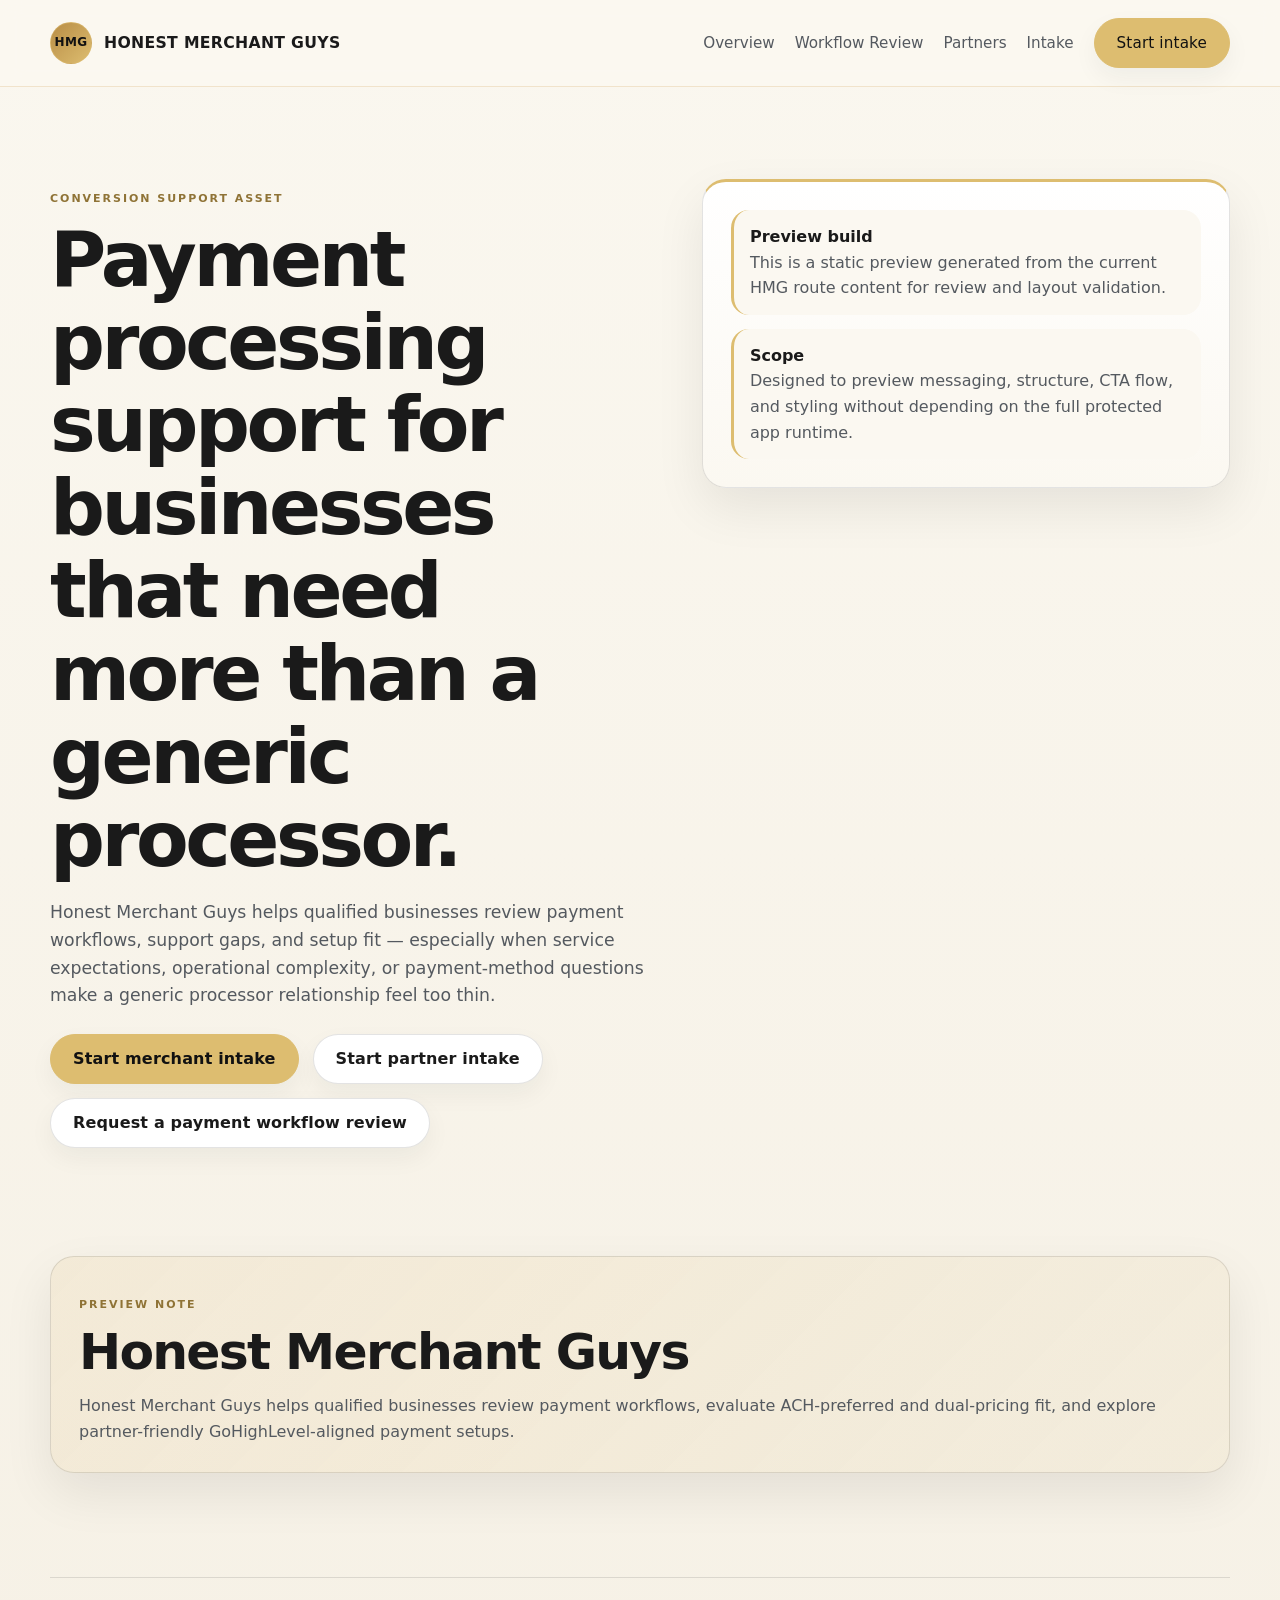
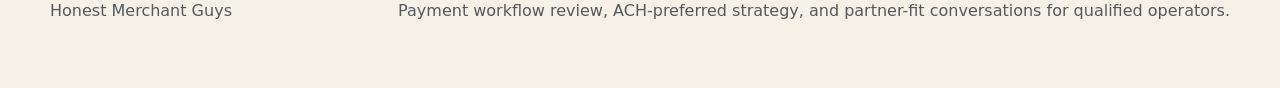
<file: index.html>
<!doctype html>
<html lang="en">
<head>
  <meta charset="utf-8" />
  <meta name="viewport" content="width=device-width, initial-scale=1" />
  <title>Honest Merchant Guys</title>
  <meta name="description" content="Honest Merchant Guys helps qualified businesses review payment workflows, evaluate ACH-preferred and dual-pricing fit, and explore partner-friendly GoHighLevel-aligned payment setups." />
  <link rel="canonical" href="https://honestmerchantguys.com/hmg" />
  <link rel="stylesheet" href="/styles.css" />
</head>
<body>
  <div class="hmg-shell">
    
<header class="hmg-site-header">
  <div class="hmg-container hmg-nav">
    <a href="/index.html" class="hmg-brand"><span class="hmg-brand-mark">HMG</span><span>Honest Merchant Guys</span></a>
    <nav class="hmg-nav-links" aria-label="Primary">
      <a href="/index.html">Overview</a>
      <a href="/review.html">Workflow Review</a>
      <a href="/partners.html">Partners</a>
      <a href="/intake.html">Intake</a>
      <a href="/intake.html" class="hmg-button hmg-button-primary">Start intake</a>
    </nav>
  </div>
</header>

    <main>
      <section class="hmg-hero">
        <div class="hmg-container hmg-hero-grid">
          <div>
            <p class="hmg-kicker">Conversion Support Asset</p>
            <h1>Payment processing support for businesses that need more than a generic processor.</h1>
            <p class="hmg-lead">Honest Merchant Guys helps qualified businesses review payment workflows, support gaps, and setup fit — especially when service expectations, operational complexity, or payment-method questions make a generic processor relationship feel too thin.</p>
            <div class="hmg-actions"><a href="/intake.html" class="hmg-button hmg-button-primary">Start merchant intake</a><a href="/intake-partner.html" class="hmg-button hmg-button-secondary">Start partner intake</a><a href="/review.html" class="hmg-button hmg-button-secondary">Request a payment workflow review</a></div>
          </div>
          <div class="hmg-hero-card">
            <div class="hmg-mini"><strong>Preview build</strong><p class="hmg-copy-muted">This is a static preview generated from the current HMG route content for review and layout validation.</p></div>
            <div class="hmg-mini"><strong>Scope</strong><p class="hmg-copy-muted">Designed to preview messaging, structure, CTA flow, and styling without depending on the full protected app runtime.</p></div>
          </div>
        </div>
      </section>
      <section class="hmg-section">
        <div class="hmg-container">
          <div class="hmg-band">
            <p class="hmg-section-label">Preview note</p>
            <h2>Honest Merchant Guys</h2>
            <p class="hmg-copy-muted">Honest Merchant Guys helps qualified businesses review payment workflows, evaluate ACH-preferred and dual-pricing fit, and explore partner-friendly GoHighLevel-aligned payment setups.</p>
            
          </div>
        </div>
      </section>
    </main>
    <footer class="hmg-footer">
      <div class="hmg-container hmg-footer-grid">
        <div>Honest Merchant Guys</div>
        <div>Payment workflow review, ACH-preferred strategy, and partner-fit conversations for qualified operators.</div>
      </div>
    </footer>
  </div>
</body>
</html>
</file>
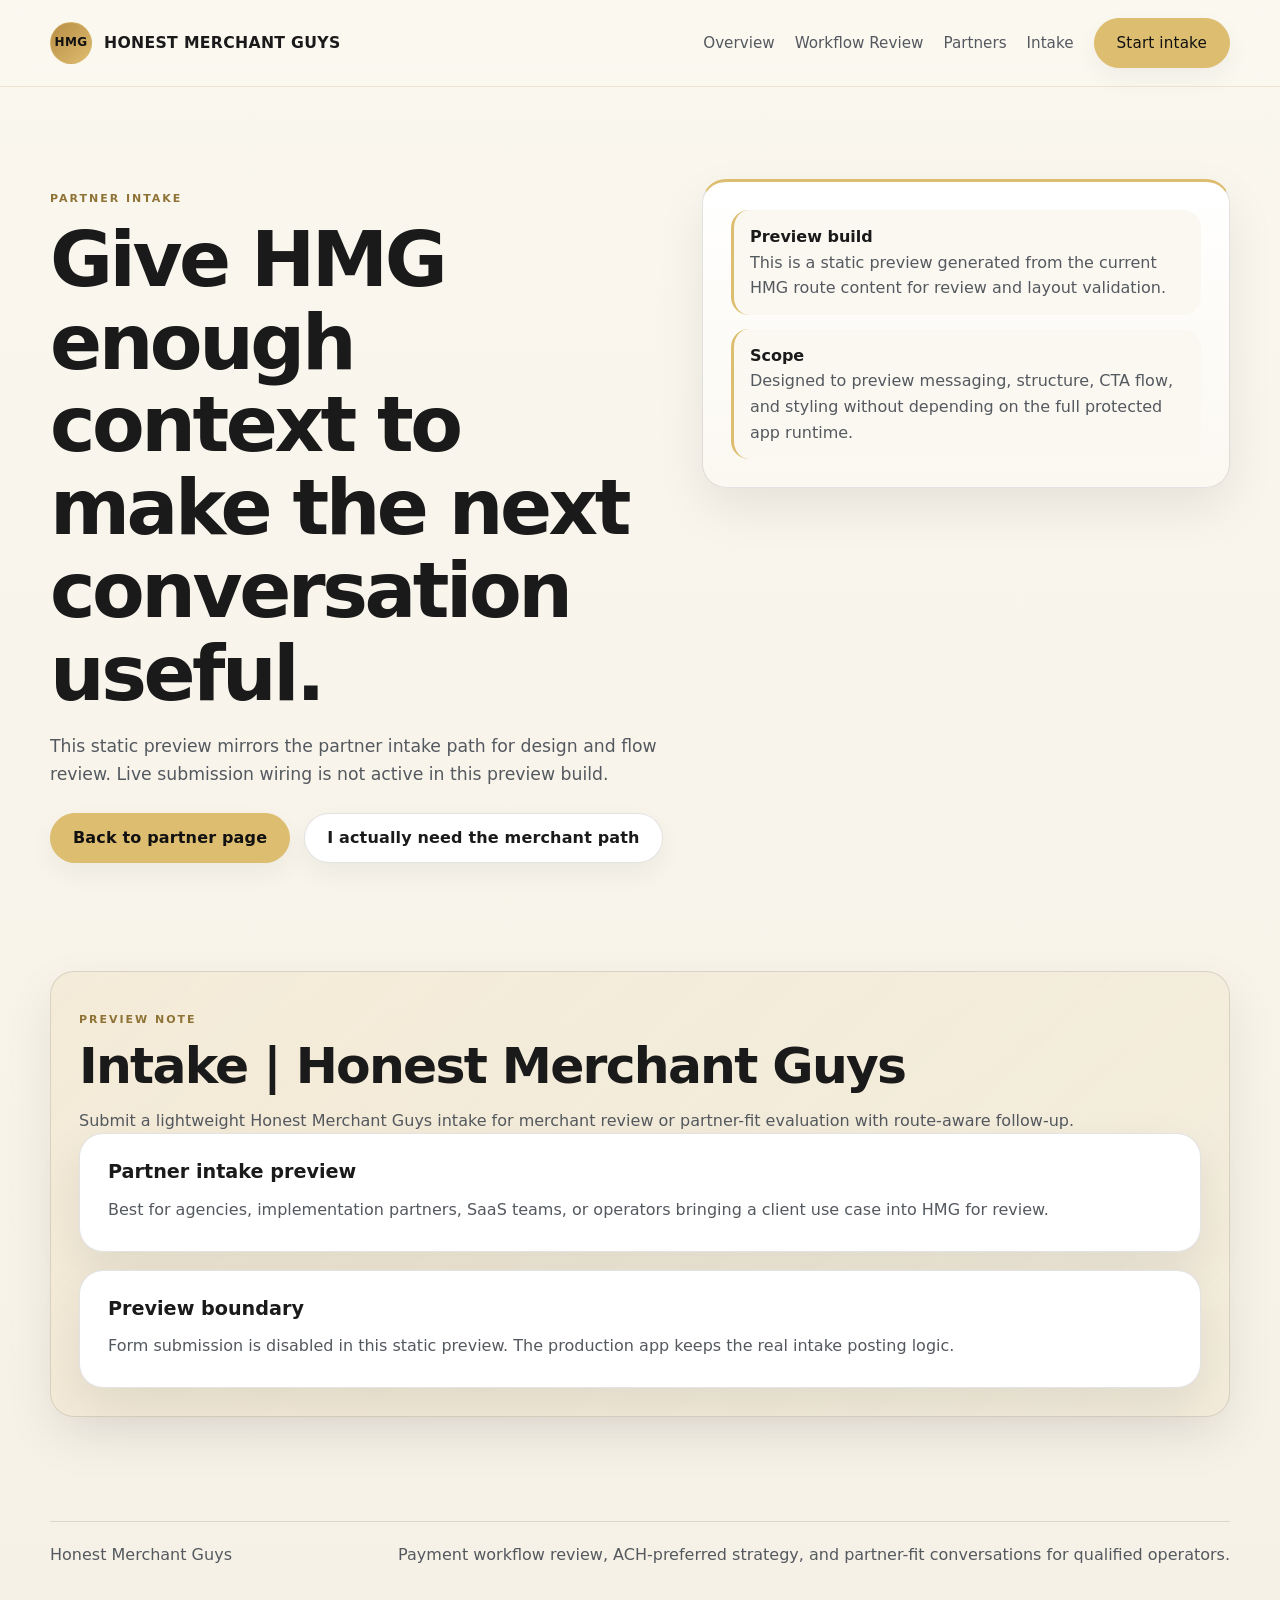
<file: intake-partner.html>
<!doctype html>
<html lang="en">
<head>
  <meta charset="utf-8" />
  <meta name="viewport" content="width=device-width, initial-scale=1" />
  <title>Intake | Honest Merchant Guys</title>
  <meta name="description" content="Submit a lightweight Honest Merchant Guys intake for merchant review or partner-fit evaluation with route-aware follow-up." />
  <link rel="canonical" href="https://honestmerchantguys.com/hmg/intake" />
  <link rel="stylesheet" href="/styles.css" />
</head>
<body>
  <div class="hmg-shell">
    
<header class="hmg-site-header">
  <div class="hmg-container hmg-nav">
    <a href="/index.html" class="hmg-brand"><span class="hmg-brand-mark">HMG</span><span>Honest Merchant Guys</span></a>
    <nav class="hmg-nav-links" aria-label="Primary">
      <a href="/index.html">Overview</a>
      <a href="/review.html">Workflow Review</a>
      <a href="/partners.html">Partners</a>
      <a href="/intake.html">Intake</a>
      <a href="/intake.html" class="hmg-button hmg-button-primary">Start intake</a>
    </nav>
  </div>
</header>

    <main>
      <section class="hmg-hero">
        <div class="hmg-container hmg-hero-grid">
          <div>
            <p class="hmg-kicker">Partner intake</p>
            <h1>Give HMG enough context to make the next conversation useful.</h1>
            <p class="hmg-lead">This static preview mirrors the partner intake path for design and flow review. Live submission wiring is not active in this preview build.</p>
            <div class="hmg-actions"><a href="/partners.html" class="hmg-button hmg-button-primary">Back to partner page</a><a href="/intake.html" class="hmg-button hmg-button-secondary">I actually need the merchant path</a></div>
          </div>
          <div class="hmg-hero-card">
            <div class="hmg-mini"><strong>Preview build</strong><p class="hmg-copy-muted">This is a static preview generated from the current HMG route content for review and layout validation.</p></div>
            <div class="hmg-mini"><strong>Scope</strong><p class="hmg-copy-muted">Designed to preview messaging, structure, CTA flow, and styling without depending on the full protected app runtime.</p></div>
          </div>
        </div>
      </section>
      <section class="hmg-section">
        <div class="hmg-container">
          <div class="hmg-band">
            <p class="hmg-section-label">Preview note</p>
            <h2>Intake | Honest Merchant Guys</h2>
            <p class="hmg-copy-muted">Submit a lightweight Honest Merchant Guys intake for merchant review or partner-fit evaluation with route-aware follow-up.</p>
            <div class="hmg-card-list"><div class="hmg-card"><h3>Partner intake preview</h3><p class="hmg-copy-muted">Best for agencies, implementation partners, SaaS teams, or operators bringing a client use case into HMG for review.</p></div><div class="hmg-card"><h3>Preview boundary</h3><p class="hmg-copy-muted">Form submission is disabled in this static preview. The production app keeps the real intake posting logic.</p></div></div>
          </div>
        </div>
      </section>
    </main>
    <footer class="hmg-footer">
      <div class="hmg-container hmg-footer-grid">
        <div>Honest Merchant Guys</div>
        <div>Payment workflow review, ACH-preferred strategy, and partner-fit conversations for qualified operators.</div>
      </div>
    </footer>
  </div>
</body>
</html>
</file>
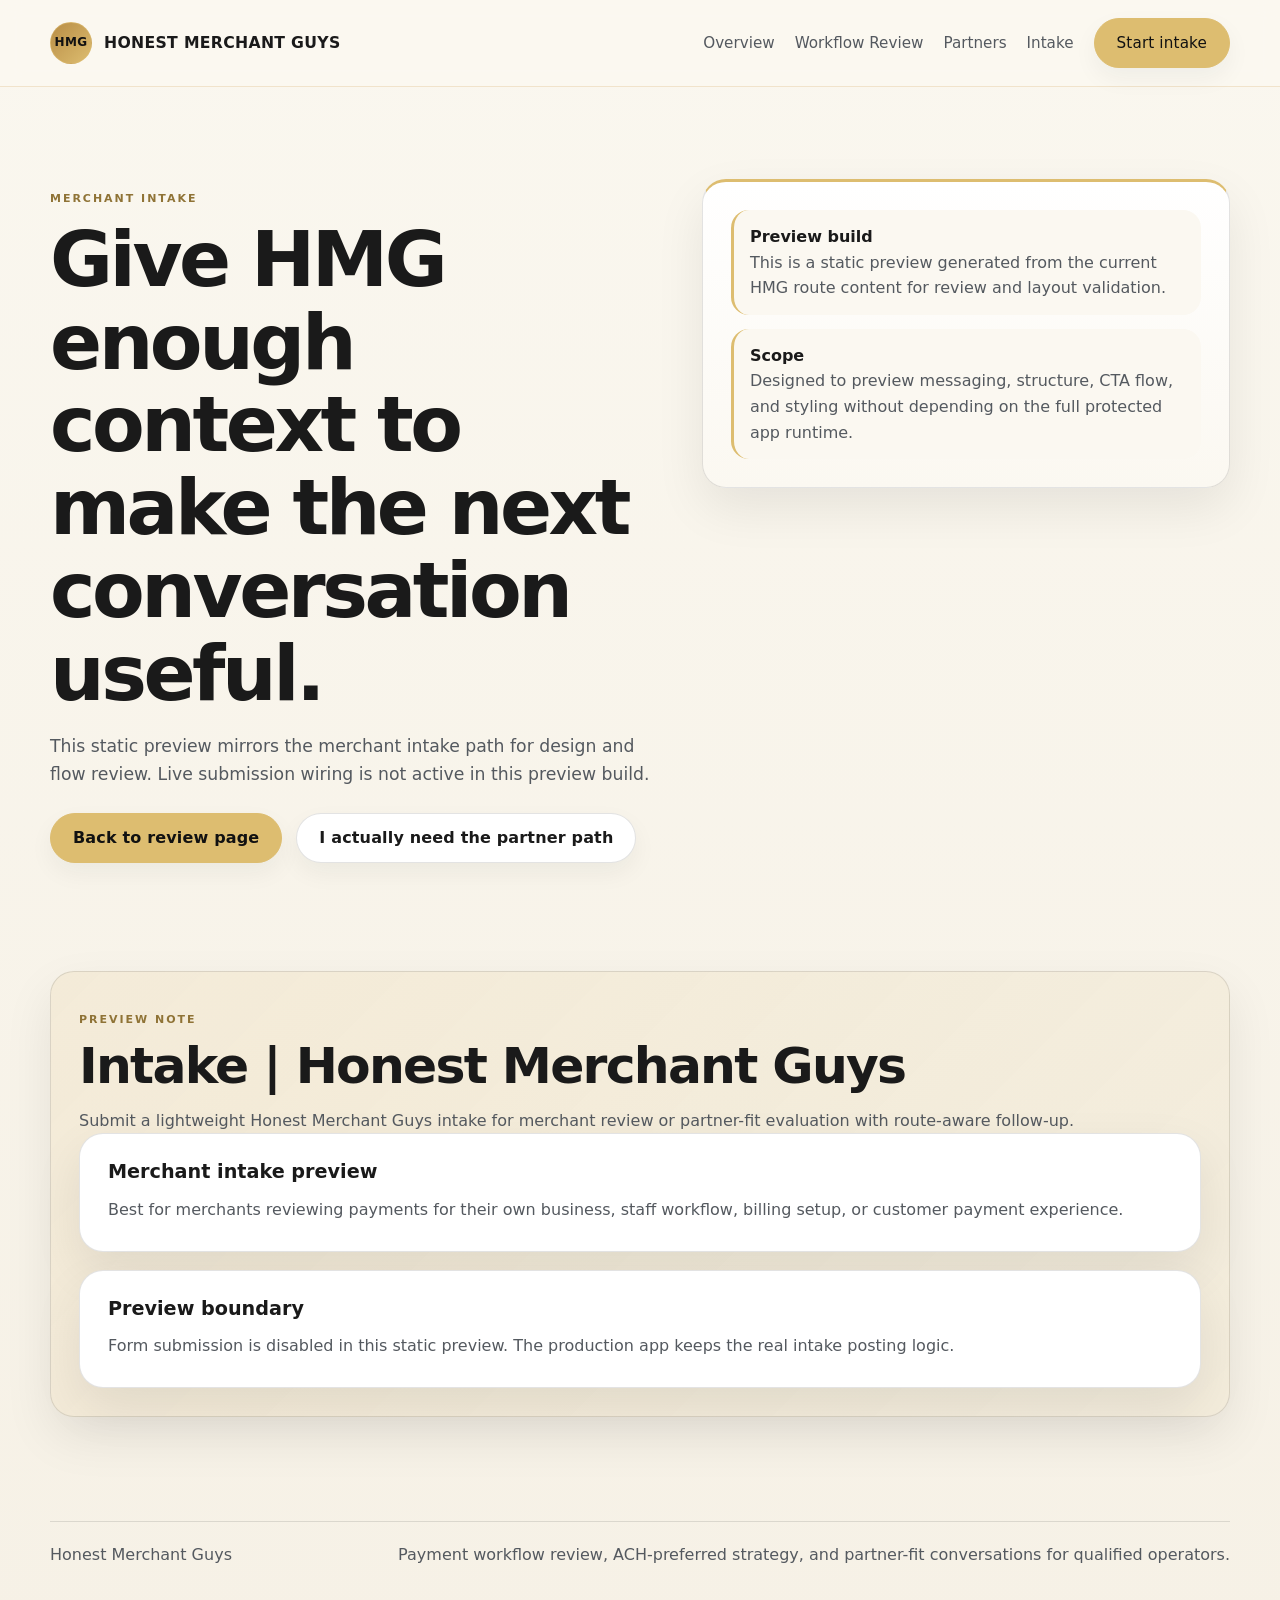
<file: intake.html>
<!doctype html>
<html lang="en">
<head>
  <meta charset="utf-8" />
  <meta name="viewport" content="width=device-width, initial-scale=1" />
  <title>Intake | Honest Merchant Guys</title>
  <meta name="description" content="Submit a lightweight Honest Merchant Guys intake for merchant review or partner-fit evaluation with route-aware follow-up." />
  <link rel="canonical" href="https://honestmerchantguys.com/hmg/intake" />
  <link rel="stylesheet" href="/styles.css" />
</head>
<body>
  <div class="hmg-shell">
    
<header class="hmg-site-header">
  <div class="hmg-container hmg-nav">
    <a href="/index.html" class="hmg-brand"><span class="hmg-brand-mark">HMG</span><span>Honest Merchant Guys</span></a>
    <nav class="hmg-nav-links" aria-label="Primary">
      <a href="/index.html">Overview</a>
      <a href="/review.html">Workflow Review</a>
      <a href="/partners.html">Partners</a>
      <a href="/intake.html">Intake</a>
      <a href="/intake.html" class="hmg-button hmg-button-primary">Start intake</a>
    </nav>
  </div>
</header>

    <main>
      <section class="hmg-hero">
        <div class="hmg-container hmg-hero-grid">
          <div>
            <p class="hmg-kicker">Merchant intake</p>
            <h1>Give HMG enough context to make the next conversation useful.</h1>
            <p class="hmg-lead">This static preview mirrors the merchant intake path for design and flow review. Live submission wiring is not active in this preview build.</p>
            <div class="hmg-actions"><a href="/review.html" class="hmg-button hmg-button-primary">Back to review page</a><a href="/intake-partner.html" class="hmg-button hmg-button-secondary">I actually need the partner path</a></div>
          </div>
          <div class="hmg-hero-card">
            <div class="hmg-mini"><strong>Preview build</strong><p class="hmg-copy-muted">This is a static preview generated from the current HMG route content for review and layout validation.</p></div>
            <div class="hmg-mini"><strong>Scope</strong><p class="hmg-copy-muted">Designed to preview messaging, structure, CTA flow, and styling without depending on the full protected app runtime.</p></div>
          </div>
        </div>
      </section>
      <section class="hmg-section">
        <div class="hmg-container">
          <div class="hmg-band">
            <p class="hmg-section-label">Preview note</p>
            <h2>Intake | Honest Merchant Guys</h2>
            <p class="hmg-copy-muted">Submit a lightweight Honest Merchant Guys intake for merchant review or partner-fit evaluation with route-aware follow-up.</p>
            <div class="hmg-card-list"><div class="hmg-card"><h3>Merchant intake preview</h3><p class="hmg-copy-muted">Best for merchants reviewing payments for their own business, staff workflow, billing setup, or customer payment experience.</p></div><div class="hmg-card"><h3>Preview boundary</h3><p class="hmg-copy-muted">Form submission is disabled in this static preview. The production app keeps the real intake posting logic.</p></div></div>
          </div>
        </div>
      </section>
    </main>
    <footer class="hmg-footer">
      <div class="hmg-container hmg-footer-grid">
        <div>Honest Merchant Guys</div>
        <div>Payment workflow review, ACH-preferred strategy, and partner-fit conversations for qualified operators.</div>
      </div>
    </footer>
  </div>
</body>
</html>
</file>
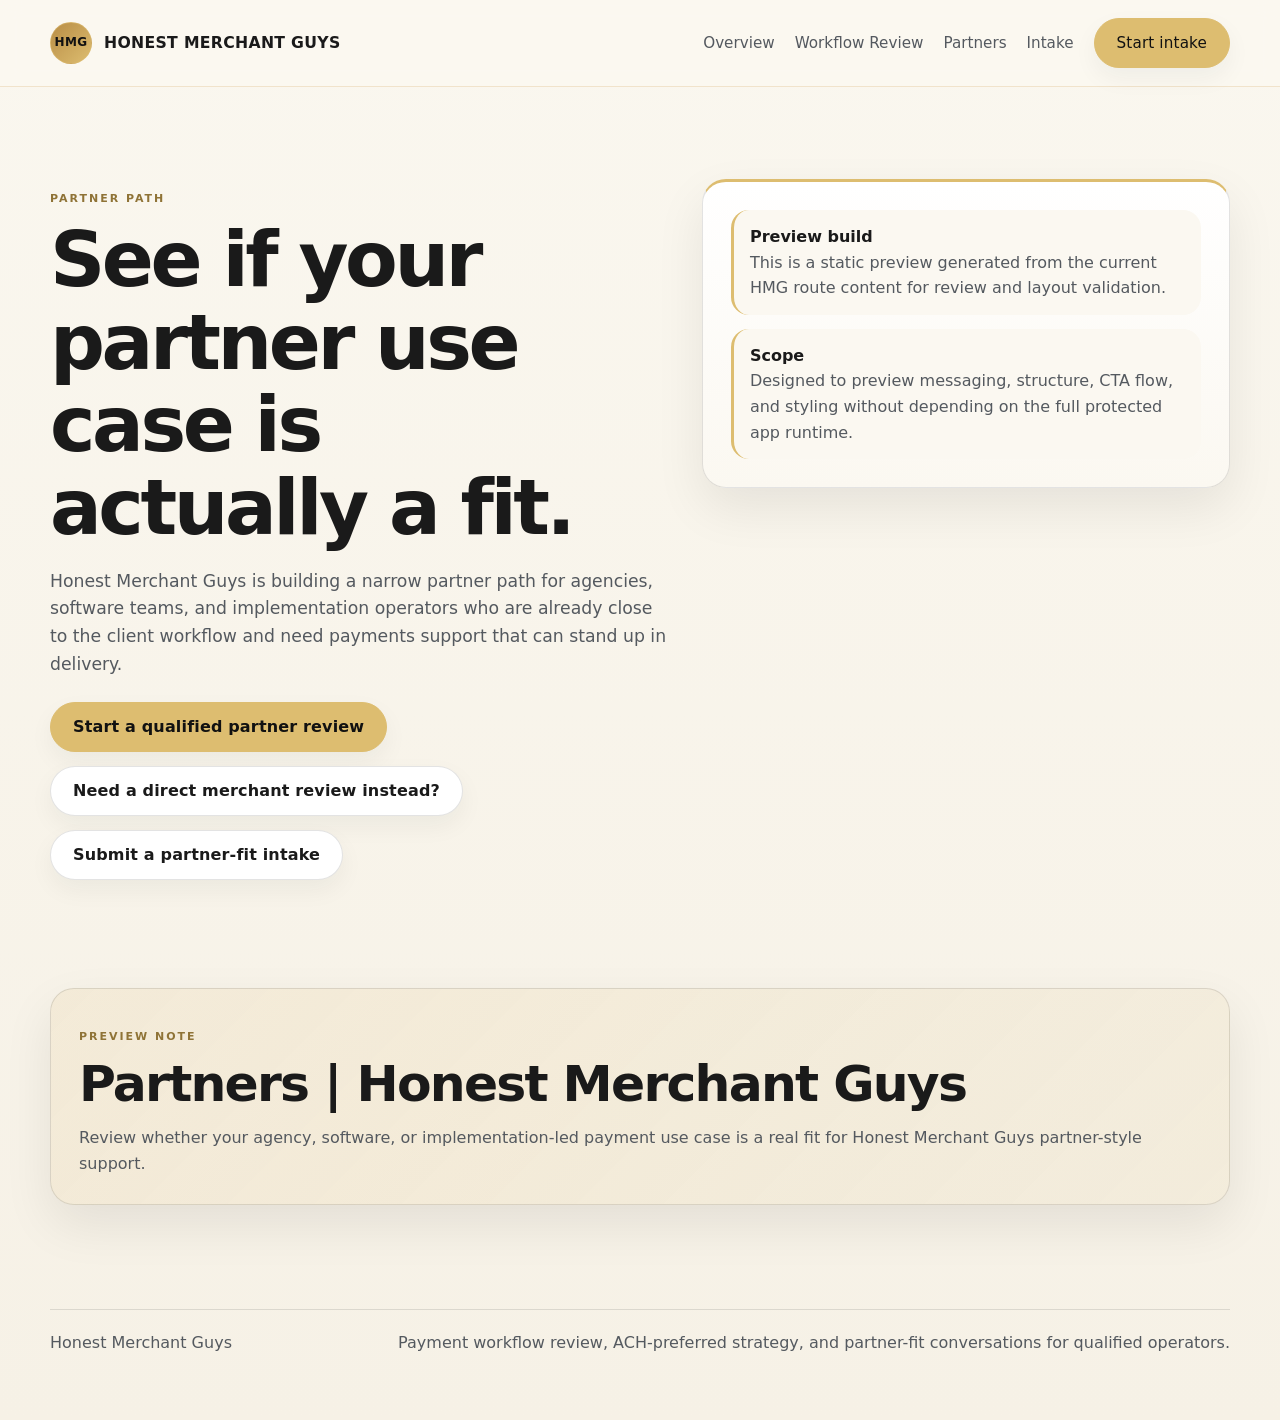
<file: partners.html>
<!doctype html>
<html lang="en">
<head>
  <meta charset="utf-8" />
  <meta name="viewport" content="width=device-width, initial-scale=1" />
  <title>Partners | Honest Merchant Guys</title>
  <meta name="description" content="Review whether your agency, software, or implementation-led payment use case is a real fit for Honest Merchant Guys partner-style support." />
  <link rel="canonical" href="https://honestmerchantguys.com/hmg/partners" />
  <link rel="stylesheet" href="/styles.css" />
</head>
<body>
  <div class="hmg-shell">
    
<header class="hmg-site-header">
  <div class="hmg-container hmg-nav">
    <a href="/index.html" class="hmg-brand"><span class="hmg-brand-mark">HMG</span><span>Honest Merchant Guys</span></a>
    <nav class="hmg-nav-links" aria-label="Primary">
      <a href="/index.html">Overview</a>
      <a href="/review.html">Workflow Review</a>
      <a href="/partners.html">Partners</a>
      <a href="/intake.html">Intake</a>
      <a href="/intake.html" class="hmg-button hmg-button-primary">Start intake</a>
    </nav>
  </div>
</header>

    <main>
      <section class="hmg-hero">
        <div class="hmg-container hmg-hero-grid">
          <div>
            <p class="hmg-kicker">Partner Path</p>
            <h1>See if your partner use case is actually a fit.</h1>
            <p class="hmg-lead">Honest Merchant Guys is building a narrow partner path for agencies, software teams, and implementation operators who are already close to the client workflow and need payments support that can stand up in delivery.</p>
            <div class="hmg-actions"><a href="/intake-partner.html" class="hmg-button hmg-button-primary">Start a qualified partner review</a><a href="/intake.html" class="hmg-button hmg-button-secondary">Need a direct merchant review instead?</a><a href="/intake-partner.html" class="hmg-button hmg-button-secondary">Submit a partner-fit intake</a></div>
          </div>
          <div class="hmg-hero-card">
            <div class="hmg-mini"><strong>Preview build</strong><p class="hmg-copy-muted">This is a static preview generated from the current HMG route content for review and layout validation.</p></div>
            <div class="hmg-mini"><strong>Scope</strong><p class="hmg-copy-muted">Designed to preview messaging, structure, CTA flow, and styling without depending on the full protected app runtime.</p></div>
          </div>
        </div>
      </section>
      <section class="hmg-section">
        <div class="hmg-container">
          <div class="hmg-band">
            <p class="hmg-section-label">Preview note</p>
            <h2>Partners | Honest Merchant Guys</h2>
            <p class="hmg-copy-muted">Review whether your agency, software, or implementation-led payment use case is a real fit for Honest Merchant Guys partner-style support.</p>
            
          </div>
        </div>
      </section>
    </main>
    <footer class="hmg-footer">
      <div class="hmg-container hmg-footer-grid">
        <div>Honest Merchant Guys</div>
        <div>Payment workflow review, ACH-preferred strategy, and partner-fit conversations for qualified operators.</div>
      </div>
    </footer>
  </div>
</body>
</html>
</file>
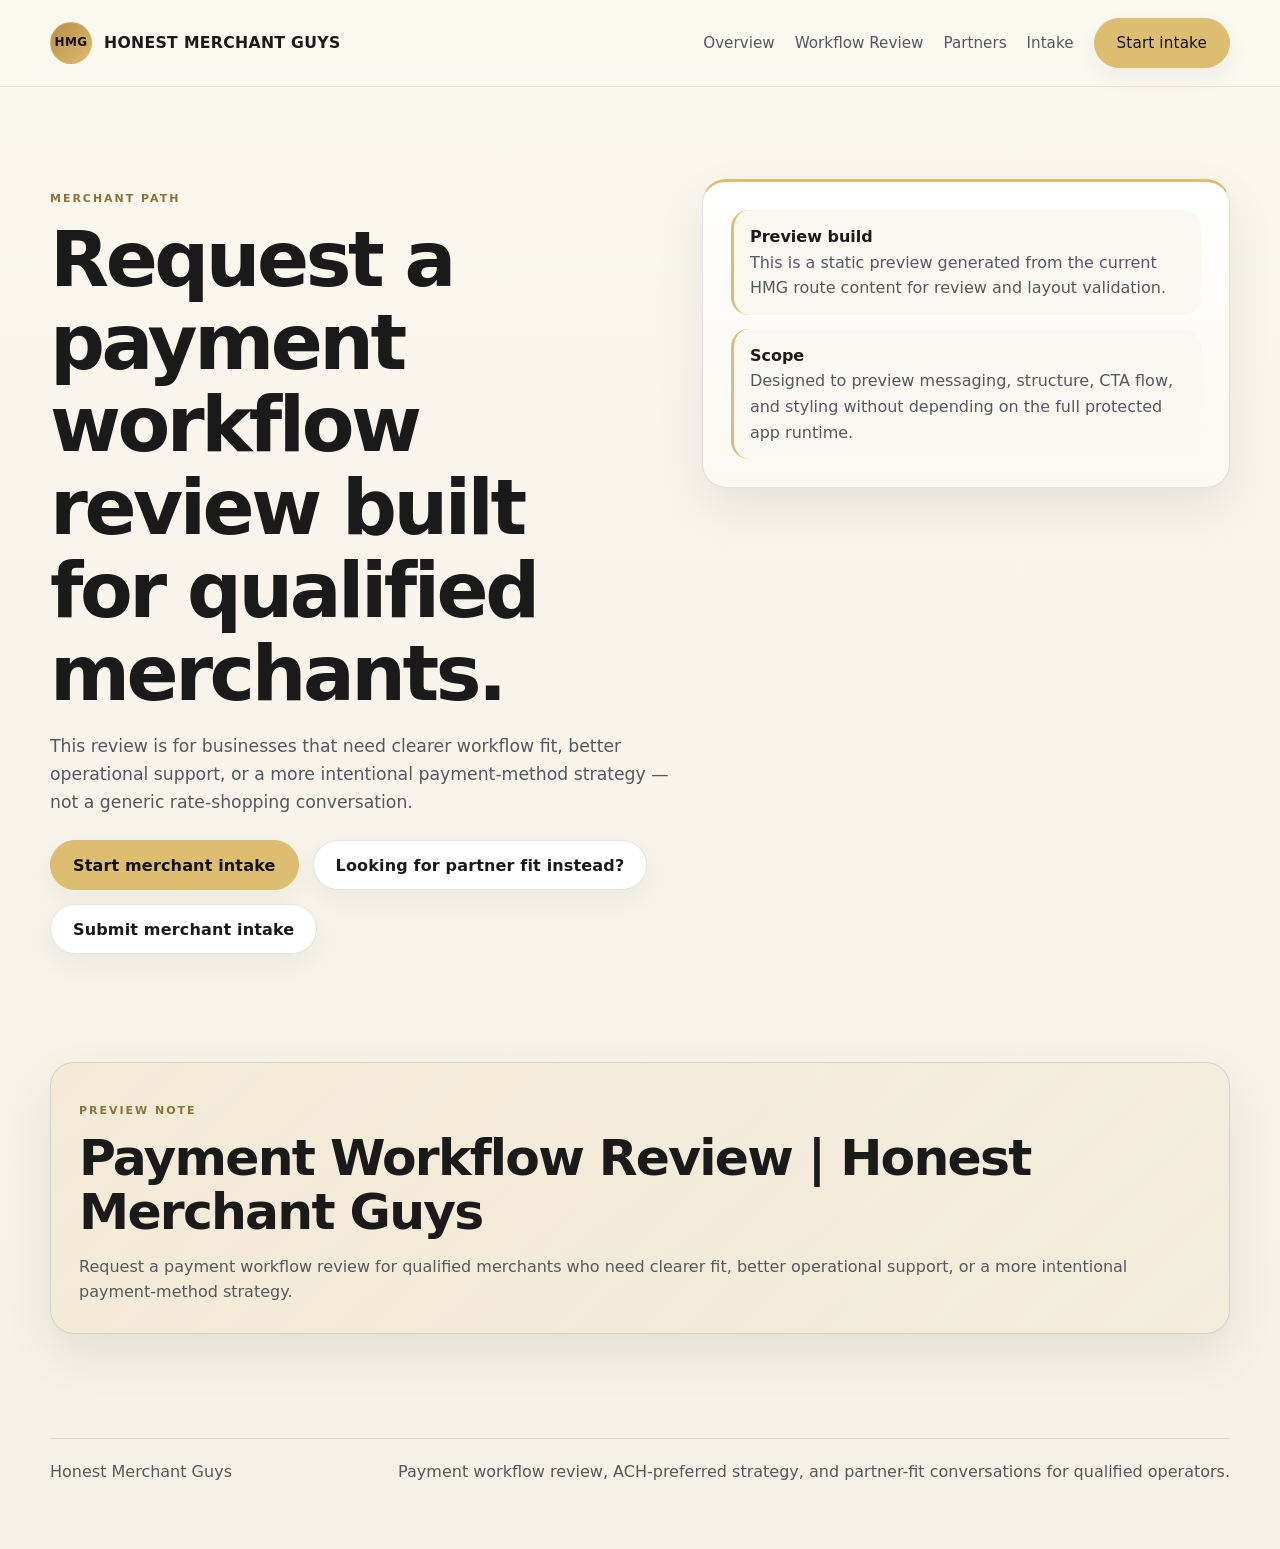
<file: review.html>
<!doctype html>
<html lang="en">
<head>
  <meta charset="utf-8" />
  <meta name="viewport" content="width=device-width, initial-scale=1" />
  <title>Payment Workflow Review | Honest Merchant Guys</title>
  <meta name="description" content="Request a payment workflow review for qualified merchants who need clearer fit, better operational support, or a more intentional payment-method strategy." />
  <link rel="canonical" href="https://honestmerchantguys.com/hmg/review" />
  <link rel="stylesheet" href="/styles.css" />
</head>
<body>
  <div class="hmg-shell">
    
<header class="hmg-site-header">
  <div class="hmg-container hmg-nav">
    <a href="/index.html" class="hmg-brand"><span class="hmg-brand-mark">HMG</span><span>Honest Merchant Guys</span></a>
    <nav class="hmg-nav-links" aria-label="Primary">
      <a href="/index.html">Overview</a>
      <a href="/review.html">Workflow Review</a>
      <a href="/partners.html">Partners</a>
      <a href="/intake.html">Intake</a>
      <a href="/intake.html" class="hmg-button hmg-button-primary">Start intake</a>
    </nav>
  </div>
</header>

    <main>
      <section class="hmg-hero">
        <div class="hmg-container hmg-hero-grid">
          <div>
            <p class="hmg-kicker">Merchant Path</p>
            <h1>Request a payment workflow review built for qualified merchants.</h1>
            <p class="hmg-lead">This review is for businesses that need clearer workflow fit, better operational support, or a more intentional payment-method strategy — not a generic rate-shopping conversation.</p>
            <div class="hmg-actions"><a href="/intake.html" class="hmg-button hmg-button-primary">Start merchant intake</a><a href="/intake-partner.html" class="hmg-button hmg-button-secondary">Looking for partner fit instead?</a><a href="/intake.html" class="hmg-button hmg-button-secondary">Submit merchant intake</a></div>
          </div>
          <div class="hmg-hero-card">
            <div class="hmg-mini"><strong>Preview build</strong><p class="hmg-copy-muted">This is a static preview generated from the current HMG route content for review and layout validation.</p></div>
            <div class="hmg-mini"><strong>Scope</strong><p class="hmg-copy-muted">Designed to preview messaging, structure, CTA flow, and styling without depending on the full protected app runtime.</p></div>
          </div>
        </div>
      </section>
      <section class="hmg-section">
        <div class="hmg-container">
          <div class="hmg-band">
            <p class="hmg-section-label">Preview note</p>
            <h2>Payment Workflow Review | Honest Merchant Guys</h2>
            <p class="hmg-copy-muted">Request a payment workflow review for qualified merchants who need clearer fit, better operational support, or a more intentional payment-method strategy.</p>
            
          </div>
        </div>
      </section>
    </main>
    <footer class="hmg-footer">
      <div class="hmg-container hmg-footer-grid">
        <div>Honest Merchant Guys</div>
        <div>Payment workflow review, ACH-preferred strategy, and partner-fit conversations for qualified operators.</div>
      </div>
    </footer>
  </div>
</body>
</html>
</file>
<file: styles.css>
:root {
  --hmg-bg: #f6f1e6;
  --hmg-surface: #ffffff;
  --hmg-surface-2: #fbf8f1;
  --hmg-ink: #1a1a1a;
  --hmg-muted: #54595f;
  --hmg-line: rgba(26, 26, 26, 0.12);
  --hmg-accent: #ddbd70;
  --hmg-accent-2: #d0a556;
  --hmg-accent-soft: rgba(221, 189, 112, 0.16);
  --hmg-max: 1180px;
  --hmg-radius: 24px;
  --hmg-shadow: 0 20px 50px rgba(0, 2, 5, 0.08);
}

* { box-sizing: border-box; }
html { scroll-behavior: smooth; }
body { margin: 0; }
body, input, textarea, button { font-family: Roboto, Inter, ui-sans-serif, system-ui, -apple-system, BlinkMacSystemFont, "Segoe UI", sans-serif; }
.hmg-shell {
  min-height: 100vh;
  color: var(--hmg-ink);
  background: linear-gradient(180deg, #faf7ef 0%, var(--hmg-bg) 100%);
  font-family: Roboto, Inter, ui-sans-serif, system-ui, -apple-system, BlinkMacSystemFont, "Segoe UI", sans-serif;
  line-height: 1.6;
}
.hmg-shell a { color: inherit; text-decoration: none; }
.hmg-container { width: min(calc(100% - 40px), var(--hmg-max)); margin: 0 auto; }
.hmg-site-header {
  position: sticky;
  top: 0;
  z-index: 20;
  backdrop-filter: blur(10px);
  background: rgba(251, 248, 241, 0.94);
  border-bottom: 1px solid rgba(208, 165, 86, 0.24);
}
.hmg-nav { display:flex; align-items:center; justify-content:space-between; gap:24px; padding:18px 0; }
.hmg-brand { display:flex; align-items:center; gap:12px; font-weight:700; letter-spacing:.02em; text-transform: uppercase; font-size: .98rem; }
.hmg-brand-mark {
  width:42px; height:42px; border-radius:999px; display:grid; place-items:center;
  background: linear-gradient(135deg, #b88d45, var(--hmg-accent));
  color:#111111; font-size:12px; border:1px solid rgba(221,189,112,.45);
}
.hmg-nav-links { display:flex; gap:20px; align-items:center; flex-wrap:wrap; }
.hmg-nav-links a { color: var(--hmg-muted); font-size: .95rem; font-weight: 500; }
.hmg-section { padding: 52px 0; }
.hmg-hero { padding: 92px 0 56px; }
.hmg-hero-grid, .hmg-split-grid { display:grid; grid-template-columns: 1.08fr .92fr; gap:32px; align-items:start; }
.hmg-kicker, .hmg-section-label {
  color: #8f7336;
  text-transform: uppercase;
  letter-spacing: .18em;
  font-size: 11px;
  font-weight: 700;
}
.hmg-shell h1, .hmg-shell h2, .hmg-shell h3 { line-height:1.08; margin:0 0 14px; }
.hmg-shell h1 { font-size: clamp(2.8rem, 6vw, 5.4rem); letter-spacing: -.045em; max-width: 11ch; }
.hmg-shell h2 { font-size: clamp(2.1rem, 4vw, 3.15rem); letter-spacing: -.035em; }
.hmg-shell h3 { font-size: 1.2rem; }
.hmg-lead { font-size: 1.08rem; color: var(--hmg-muted); max-width: 66ch; }
.hmg-hero-supporting { max-width: 62ch; margin-top: 14px; }
.hmg-actions { display:flex; flex-wrap:wrap; gap:14px; margin-top:24px; }
.hmg-button {
  display:inline-flex; align-items:center; justify-content:center; min-height:50px; padding:0 22px;
  border-radius:999px; border:1px solid var(--hmg-line); background:#fff; font-weight:700; letter-spacing:.01em;
  box-shadow: 0 10px 24px rgba(16, 33, 44, 0.05);
}
.hmg-button-primary { background: var(--hmg-accent); color:#111111 !important; border-color: var(--hmg-accent); }
.hmg-button-primary:hover { background:#d0a556; border-color:#d0a556; }
.hmg-button-secondary:hover { border-color: rgba(208, 165, 86, .45); background: rgba(221, 189, 112, .08); }
.hmg-card, .hmg-hero-card, .hmg-quote, .hmg-faq-item, .hmg-band {
  background: var(--hmg-surface); border:1px solid var(--hmg-line); border-radius: var(--hmg-radius); box-shadow: var(--hmg-shadow);
}
.hmg-card, .hmg-quote, .hmg-faq-item, .hmg-band, .hmg-hero-card { padding:28px; }
.hmg-card-list, .hmg-grid-2, .hmg-grid-3, .hmg-faq-grid, .hmg-process, .hmg-proof-list { display:grid; gap:18px; }
.hmg-grid-2, .hmg-faq-grid { grid-template-columns: repeat(2, minmax(0, 1fr)); }
.hmg-grid-3 { grid-template-columns: repeat(3, minmax(0, 1fr)); }
.hmg-copy-muted { color: var(--hmg-muted); margin: 0; }
.hmg-copy-muted + .hmg-copy-muted { margin-top: 10px; }
.hmg-card-compact { padding: 20px; border-radius: 18px; box-shadow: none; }
.hmg-hero-card { background: linear-gradient(180deg, #ffffff, var(--hmg-surface-2)); border-top: 3px solid var(--hmg-accent); }
.hmg-proof-list {
  margin-top: 20px;
  grid-template-columns: repeat(auto-fit, minmax(220px, 1fr));
}
.hmg-proof-item {
  padding: 16px 18px;
  border-radius: 18px;
  background: rgba(255,255,255,0.88);
  border: 1px solid rgba(221, 189, 112, 0.18);
  color: var(--hmg-ink);
  font-weight: 600;
  box-shadow: 0 8px 20px rgba(16, 33, 44, 0.04);
}
.hmg-mini {
  padding:14px 16px; border-radius:18px; background: var(--hmg-surface-2); border-left:3px solid var(--hmg-accent);
}
.hmg-mini + .hmg-mini { margin-top: 14px; }
.hmg-stat {
  display:flex; align-items:flex-start; gap:12px; padding:16px 0; border-top:1px solid var(--hmg-line);
}
.hmg-stat:first-of-type { border-top: 0; padding-top: 0; }
.hmg-step {
  display:grid; grid-template-columns:60px 1fr; gap:16px; align-items:start;
  padding:24px; background: var(--hmg-surface); border:1px solid var(--hmg-line); border-radius:22px;
}
.hmg-step-num {
  width:48px; height:48px; border-radius:16px; display:grid; place-items:center; font-weight:800;
  background: var(--hmg-accent-soft); color: #7b5d24; border:1px solid rgba(221, 189, 112, 0.24);
}
.hmg-chip-row { display:flex; flex-wrap:wrap; gap:10px; margin-top:18px; }
.hmg-chip {
  display:inline-flex; align-items:center; min-height:36px; padding:0 12px; border-radius:999px;
  background: var(--hmg-surface-2); color: #3d3d3d; border:1px solid rgba(221, 189, 112, 0.22); font-weight:600; font-size:0.95rem;
}
.hmg-band {
  background: linear-gradient(135deg, rgba(221, 189, 112, 0.14), rgba(208, 165, 86, 0.08));
}
.hmg-checklist {
  margin: 0;
  padding-left: 1.2rem;
  color: var(--hmg-muted);
}
.hmg-checklist li + li {
  margin-top: 10px;
}
.hmg-footer { padding:52px 0 64px; color: var(--hmg-muted); }
.hmg-footer-grid {
  display:flex; justify-content:space-between; gap:20px; flex-wrap:wrap; padding-top:20px; border-top:1px solid var(--hmg-line);
}
.hmg-intake-form {
  display: grid;
  gap: 18px;
}
.hmg-form-grid {
  display: grid;
  grid-template-columns: repeat(2, minmax(0, 1fr));
  gap: 16px;
}
.hmg-intake-form label {
  display: grid;
  gap: 8px;
  font-weight: 600;
  color: var(--hmg-ink);
}
.hmg-intake-form label span {
  font-size: 0.94rem;
}
.hmg-intake-form input,
.hmg-intake-form textarea {
  width: 100%;
  border: 1px solid var(--hmg-line);
  border-radius: 16px;
  padding: 14px 16px;
  background: rgba(255,255,255,0.92);
  color: var(--hmg-ink);
  font: inherit;
}
.hmg-intake-form input:focus,
.hmg-intake-form textarea:focus {
  outline: 2px solid rgba(21, 94, 117, 0.18);
  outline-offset: 2px;
  border-color: rgba(21, 94, 117, 0.28);
}
.hmg-alert {
  padding: 14px 16px;
  border-radius: 16px;
  background: rgba(127, 29, 29, 0.08);
  border: 1px solid rgba(127, 29, 29, 0.14);
  color: #7f1d1d;
}
@media (max-width: 900px) {
  .hmg-hero-grid, .hmg-split-grid, .hmg-grid-2, .hmg-grid-3, .hmg-faq-grid { grid-template-columns: 1fr; }
  .hmg-nav { align-items:flex-start; flex-direction:column; }
  .hmg-nav-links { gap:14px; }
  .hmg-hero { padding-top:48px; }
  .hmg-shell h1 { max-width: none; }
  .hmg-form-grid { grid-template-columns: 1fr; }
}
</file>
